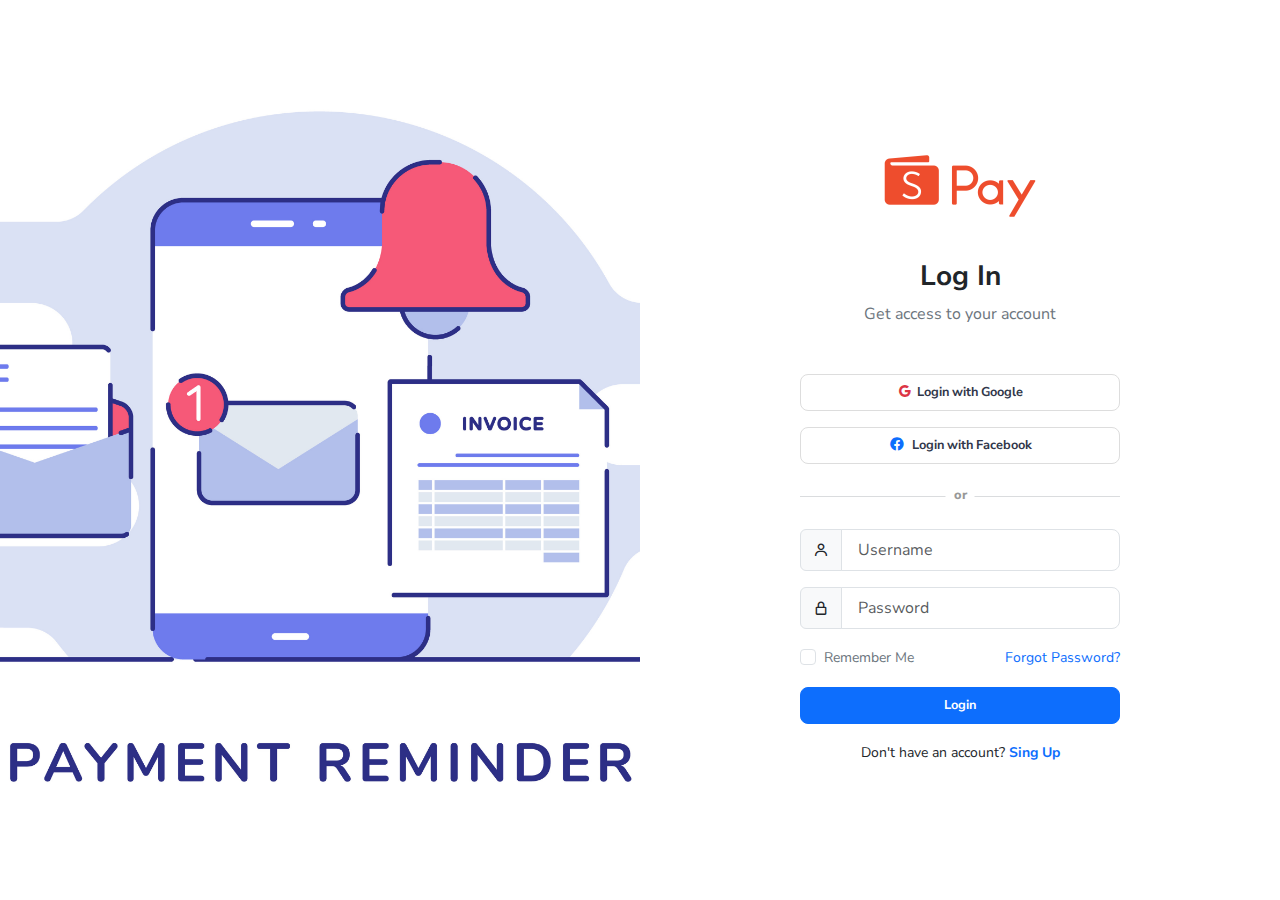
<file: index.html>
<!DOCTYPE html>
<html lang="en">
  <head>
    <meta charset="UTF-8" />
    <meta name="viewport" content="width=device-width, initial-scale=1.0" />
    <link
      href="https://cdn.jsdelivr.net/npm/bootstrap@5.3.3/dist/css/bootstrap.min.css"
      rel="stylesheet"
      integrity="sha384-QWTKZyjpPEjISv5WaRU9OFeRpok6YctnYmDr5pNlyT2bRjXh0JMhjY6hW+ALEwIH"
      crossorigin="anonymous"
    />
    <link
      href="https://unpkg.com/boxicons@2.1.4/css/boxicons.min.css"
      rel="stylesheet"
    />
    <link rel="stylesheet" href="./public/css/style_index.css" />
    <title>Login Page</title>
  </head>
  <body>
    <div class="row vh-100 g-0">
      <!--  LEFT SIDE-->
      <div class="col-lg-6 position-relative d-none d-lg-block">
        <div
          class="bg-holder"
          style="background-image: url(./public/images/bg.jpeg)"
        ></div>
      </div>
      <!--  /LEFT SIDE-->

      <!--  RIGHT SIDE-->
      <div class="col-lg-6">
        <div
          class="row align-items-center justify-content-center h-100 g-0 px-4 px-sm-0"
        >
          <div class="col col-sm-6 col-lg-7 col-xl-6">
            <!-- LOGO-->
            <a href="#" class="d-flex justify-content-center mb-4">
              <img src="./public/images/logo.png" alt="" width="160" />
            </a>
            <!-- / LOGO-->

            <div class="text-center mb-5">
              <h3 class="fw-bold">Log In</h3>
              <p class="text-secondary">Get access to your account</p>
            </div>

            <!-- Social Login-->
            <button
              class="btn btn-lg btn-outline-secondary btn-outline-custom w-100 mb-3"
            >
              <i class="bx bxl-google text-danger me-1 fs-6"></i>Login with
              Google
            </button>
            <button
              class="btn btn-lg btn-outline-secondary btn-outline-custom w-100"
            >
              <i class="bx bxl-facebook-circle text-primary me-1 fs-6"></i>
              Login with Facebook
            </button>
            <!-- Social Login-->

            <!-- Divider-->

            <div class="position-relative">
              <hr class="text-secondary divider" />
              <div class="divider-content-center">or</div>
            </div>
            <!-- /Divider-->

            <!-- Form-->
            <form action="#">
              <div class="input-group mb-3">
                <span class="input-group-text">
                  <i class="bx bx-user"></i>
                </span>
                <input
                  type="text"
                  class="form-control form-control-lg fs-6"
                  placeholder="Username"
                />
              </div>
              <div class="input-group mb-3">
                <span class="input-group-text">
                  <i class="bx bx-lock-alt"></i>
                </span>
                <input
                  type="password"
                  class="form-control form-control-lg fs-6"
                  placeholder="Password"
                />
              </div>
              <div class="input-group mb-3 d-flex justify-content-between">
                <div class="form-check">
                  <input
                    type="checkbox"
                    class="form-check-input"
                    id="formCheck"
                  />
                  <label
                    for="formCheck"
                    class="form-check-label text-secondary"
                  >
                    <small>Remember Me</small>
                  </label>
                </div>
                <div>
                  <small><a href="#">Forgot Password?</a></small>
                </div>
              </div>
              <button class="btn btn-primary btn-lg w-100 mb-3">Login</button>
            </form>
            <!-- /  Form-->

            <div class="text-center">
              <small
                >Don't have an account?
                <a href="#" class="fw-bold"> Sing Up</a></small
              >
            </div>
          </div>
        </div>
      </div>
      <!--  / RIGHT SIDE-->
    </div>
  </body>
</html>
</file>
<file: public/css/style_index.css>
@import url('https://fonts.googleapis.com/css2?family=Nunito+Sans:ital,opsz,wght@0,6..12,200..1000;1,6..12,200..1000&display=swap');

*{
  margin:0;
  padding: 0;
  box-sizing: border-box;
}
body{
  font-family: 'Nunito Sans',sans-serif;
  background-color: #ffff;
}


.btn{
  font-size: 0.8rem;
  font-weight: 700;

}
.btn i {
  vertical-align: text-top;
  
}
.bg-holder {
  position: absolute;
  top: 0;
  left: 0;
  width: 100%;
  min-height: 100%;
  background-size: cover;
  background-position: center;
  background-repeat: no-repeat;
}


.divider-content-center{
  position: absolute;
  top: 50%;
  left: 50%;
  transform: translate(-50%, -50%);
  padding-left: 0.5rem;
  padding-right: 0.5rem;
  background-color: #fff;
  font-size: 0.8rem;
  font-weight: 800;
  color: #999;
}

.divider {
  margin: 2rem 0;

}
a{
  text-decoration: none;
}

a:hover{
  text-decoration: underline;
} 
.btn-outline-custom{
  color:#31374a ;
  border-color: #ddd;
}

.btn-outline-custom:hover{
  color:#31374a ;
  border-color: #eee;
  background-color: #eee;
}
</file>
